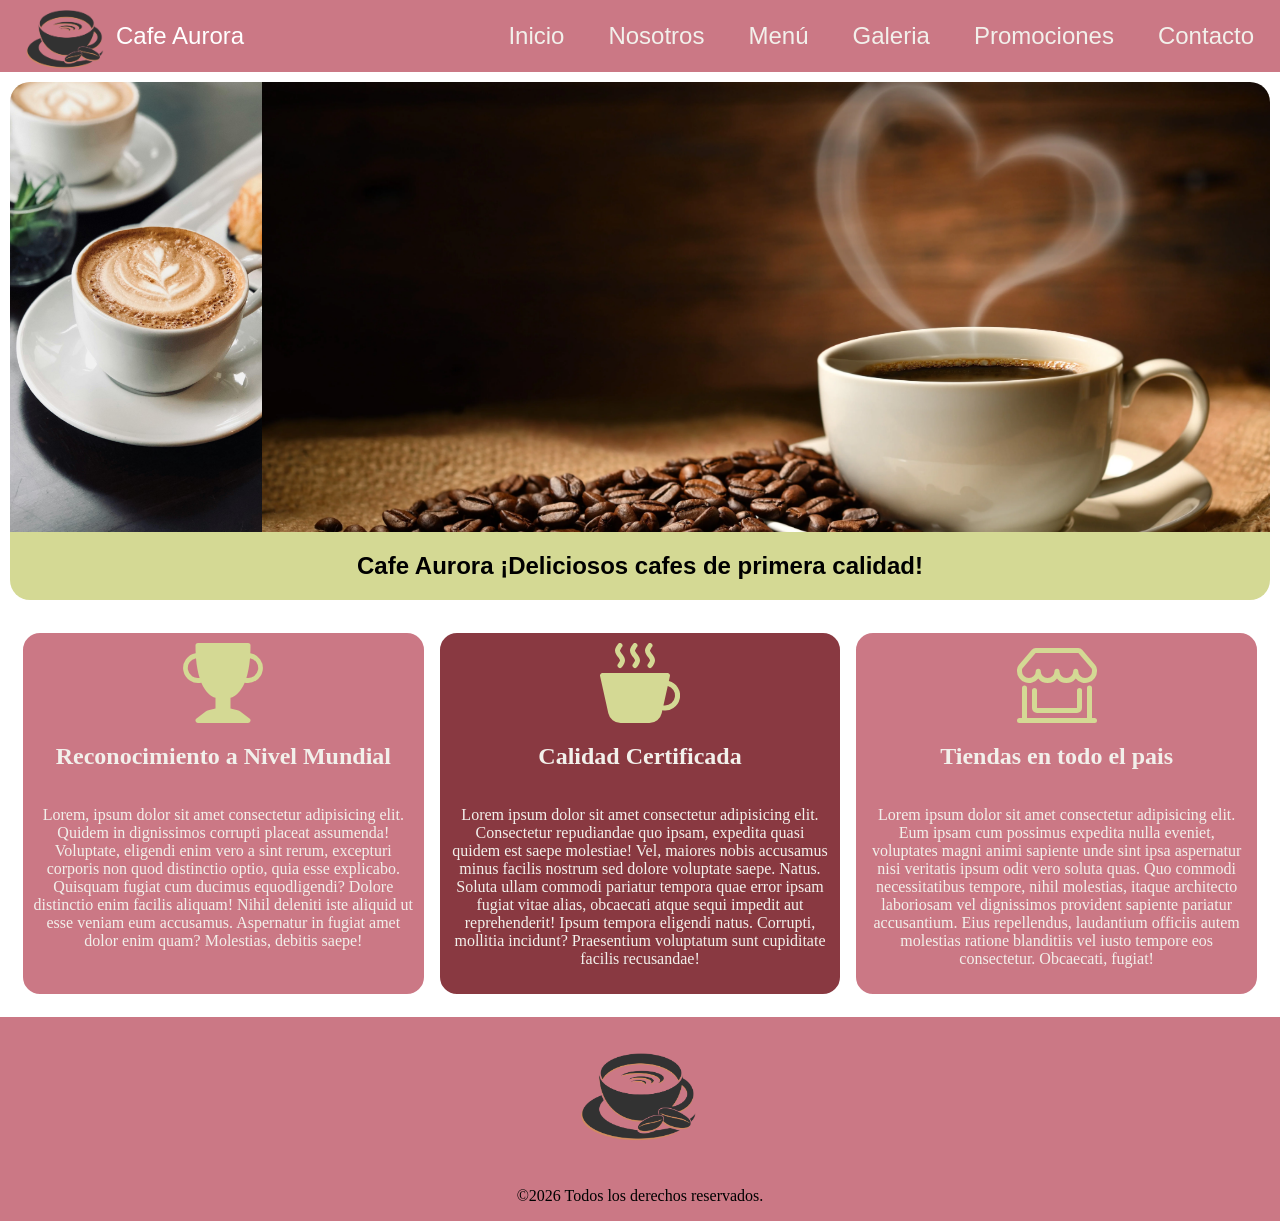
<file: index.html>
<!DOCTYPE html>
<html lang="es">
<head>
    <meta charset="UTF-8">
    <meta name="viewport" content="width=device-width, initial-scale=1.0">
    <title>Aurora Cafe</title>
    <link rel="stylesheet" href="styles/inicio.css">
</head>
<body>
    <header class="headerNav">
            <div class="logo">
                <img src="imagenes/logo-temporal.png" alt="Logo">
                <p>Cafe Aurora</p>
            </div>
            <nav>
                <ul class="botonVinculos">
                    <a href="index.html"> <li>Inicio</li> </a>
                    <a href="nosotros.html"> <li>Nosotros</li> </a> 
                    <a href="menu.html"> <li>Menú</li> </a>
                    <a href="galeria.html"> <li>Galeria</li></a>
                    <a href="promociones.html">Promociones</a>
                    <a href="contacto.html"> <li>Contacto</li> </a>
                    
                </ul>
            </nav>
    </header>

    <main>
        <section class="header-main">
            <img src="imagenes/cafe-taza1.jpg" alt="cafe-taza1" class="box-imagen">
            <img src="imagenes/banner-definitivo.webp" alt="" class="banner-cafe">
            
        </section>

        <section class="title-main">
                <h1>Cafe Aurora ¡Deliciosos cafes de primera calidad!</h1>
        </section>

        <div class="content-main">
            <section class="logros-main">
                <div class="reconocimiento">
                    <svg xmlns="http://www.w3.org/2000/svg" width="80" height="80" fill="#D4D994" class="bi bi-trophy-fill" viewBox="0 0 16 16">
                        <path d="M2.5.5A.5.5 0 0 1 3 0h10a.5.5 0 0 1 .5.5q0 .807-.034 1.536a3 3 0 1 1-1.133 5.89c-.79 1.865-1.878 2.777-2.833 3.011v2.173l1.425.356c.194.048.377.135.537.255L13.3 15.1a.5.5 0 0 1-.3.9H3a.5.5 0 0 1-.3-.9l1.838-1.379c.16-.12.343-.207.537-.255L6.5 13.11v-2.173c-.955-.234-2.043-1.146-2.833-3.012a3 3 0 1 1-1.132-5.89A33 33 0 0 1 2.5.5m.099 2.54a2 2 0 0 0 .72 3.935c-.333-1.05-.588-2.346-.72-3.935m10.083 3.935a2 2 0 0 0 .72-3.935c-.133 1.59-.388 2.885-.72 3.935"/>
                    </svg>
                    <h2>Reconocimiento a Nivel Mundial</h2>
                    <p>
                    Lorem, ipsum dolor sit amet consectetur adipisicing elit. Quidem in dignissimos corrupti placeat assumenda! Voluptate, eligendi enim vero a sint rerum, excepturi corporis non quod distinctio optio, quia esse explicabo.
                    Quisquam fugiat cum  ducimus equodligendi? Dolore distinctio enim facilis aliquam! Nihil deleniti iste aliquid ut esse veniam eum accusamus. Aspernatur in fugiat amet dolor enim quam? Molestias, debitis saepe!
                    </p>
                </div>
                <div class="calidad-cafe">
                    <svg xmlns="http://www.w3.org/2000/svg" width="80" height="80" fill="#D4D994" class="bi bi-cup-hot-fill" viewBox="0 0 16 16">
                        <path fill-rule="evenodd" d="M.5 6a.5.5 0 0 0-.488.608l1.652 7.434A2.5 2.5 0 0 0 4.104 16h5.792a2.5 2.5 0 0 0 2.44-1.958l.131-.59a3 3 0 0 0 1.3-5.854l.221-.99A.5.5 0 0 0 13.5 6zM13 12.5a2 2 0 0 1-.316-.025l.867-3.898A2.001 2.001 0 0 1 13 12.5"/>
                        <path d="m4.4.8-.003.004-.014.019a4 4 0 0 0-.204.31 2 2 0 0 0-.141.267c-.026.06-.034.092-.037.103v.004a.6.6 0 0 0 .091.248c.075.133.178.272.308.445l.01.012c.118.158.26.347.37.543.112.2.22.455.22.745 0 .188-.065.368-.119.494a3 3 0 0 1-.202.388 5 5 0 0 1-.253.382l-.018.025-.005.008-.002.002A.5.5 0 0 1 3.6 4.2l.003-.004.014-.019a4 4 0 0 0 .204-.31 2 2 0 0 0 .141-.267c.026-.06.034-.092.037-.103a.6.6 0 0 0-.09-.252A4 4 0 0 0 3.6 2.8l-.01-.012a5 5 0 0 1-.37-.543A1.53 1.53 0 0 1 3 1.5c0-.188.065-.368.119-.494.059-.138.134-.274.202-.388a6 6 0 0 1 .253-.382l.025-.035A.5.5 0 0 1 4.4.8m3 0-.003.004-.014.019a4 4 0 0 0-.204.31 2 2 0 0 0-.141.267c-.026.06-.034.092-.037.103v.004a.6.6 0 0 0 .091.248c.075.133.178.272.308.445l.01.012c.118.158.26.347.37.543.112.2.22.455.22.745 0 .188-.065.368-.119.494a3 3 0 0 1-.202.388 5 5 0 0 1-.253.382l-.018.025-.005.008-.002.002A.5.5 0 0 1 6.6 4.2l.003-.004.014-.019a4 4 0 0 0 .204-.31 2 2 0 0 0 .141-.267c.026-.06.034-.092.037-.103a.6.6 0 0 0-.09-.252A4 4 0 0 0 6.6 2.8l-.01-.012a5 5 0 0 1-.37-.543A1.53 1.53 0 0 1 6 1.5c0-.188.065-.368.119-.494.059-.138.134-.274.202-.388a6 6 0 0 1 .253-.382l.025-.035A.5.5 0 0 1 7.4.8m3 0-.003.004-.014.019a4 4 0 0 0-.204.31 2 2 0 0 0-.141.267c-.026.06-.034.092-.037.103v.004a.6.6 0 0 0 .091.248c.075.133.178.272.308.445l.01.012c.118.158.26.347.37.543.112.2.22.455.22.745 0 .188-.065.368-.119.494a3 3 0 0 1-.202.388 5 5 0 0 1-.252.382l-.019.025-.005.008-.002.002A.5.5 0 0 1 9.6 4.2l.003-.004.014-.019a4 4 0 0 0 .204-.31 2 2 0 0 0 .141-.267c.026-.06.034-.092.037-.103a.6.6 0 0 0-.09-.252A4 4 0 0 0 9.6 2.8l-.01-.012a5 5 0 0 1-.37-.543A1.53 1.53 0 0 1 9 1.5c0-.188.065-.368.119-.494.059-.138.134-.274.202-.388a6 6 0 0 1 .253-.382l.025-.035A.5.5 0 0 1 10.4.8"/>
                    </svg>
                    <h2>Calidad Certificada</h2>
                    <p>Lorem ipsum dolor sit amet consectetur adipisicing elit. Consectetur repudiandae quo ipsam, expedita quasi quidem est saepe molestiae! Vel, maiores nobis accusamus minus facilis nostrum sed dolore voluptate saepe. Natus.
                    Soluta ullam commodi pariatur tempora quae error ipsam fugiat vitae alias, obcaecati atque sequi impedit aut reprehenderit! Ipsum tempora eligendi natus. Corrupti, mollitia incidunt? Praesentium voluptatum sunt cupiditate facilis recusandae!</p>
                </div>
                <div class="tiendas">
                    <svg xmlns="http://www.w3.org/2000/svg" width="80" height="80" fill="#D4D994" class="bi bi-shop-window" viewBox="0 0 16 16">
                        <path d="M2.97 1.35A1 1 0 0 1 3.73 1h8.54a1 1 0 0 1 .76.35l2.609 3.044A1.5 1.5 0 0 1 16 5.37v.255a2.375 2.375 0 0 1-4.25 1.458A2.37 2.37 0 0 1 9.875 8 2.37 2.37 0 0 1 8 7.083 2.37 2.37 0 0 1 6.125 8a2.37 2.37 0 0 1-1.875-.917A2.375 2.375 0 0 1 0 5.625V5.37a1.5 1.5 0 0 1 .361-.976zm1.78 4.275a1.375 1.375 0 0 0 2.75 0 .5.5 0 0 1 1 0 1.375 1.375 0 0 0 2.75 0 .5.5 0 0 1 1 0 1.375 1.375 0 1 0 2.75 0V5.37a.5.5 0 0 0-.12-.325L12.27 2H3.73L1.12 5.045A.5.5 0 0 0 1 5.37v.255a1.375 1.375 0 0 0 2.75 0 .5.5 0 0 1 1 0M1.5 8.5A.5.5 0 0 1 2 9v6h12V9a.5.5 0 0 1 1 0v6h.5a.5.5 0 0 1 0 1H.5a.5.5 0 0 1 0-1H1V9a.5.5 0 0 1 .5-.5m2 .5a.5.5 0 0 1 .5.5V13h8V9.5a.5.5 0 0 1 1 0V13a1 1 0 0 1-1 1H4a1 1 0 0 1-1-1V9.5a.5.5 0 0 1 .5-.5"/>
                    </svg>
                    <h2>Tiendas en todo el pais</h2>
                    <p>Lorem ipsum dolor sit amet consectetur adipisicing elit. Eum ipsam cum possimus expedita nulla eveniet, voluptates magni animi sapiente unde sint ipsa aspernatur nisi veritatis ipsum odit vero soluta quas.
                    Quo commodi necessitatibus tempore, nihil molestias, itaque architecto laboriosam vel dignissimos provident sapiente pariatur accusantium. Eius repellendus, laudantium officiis autem molestias ratione blanditiis vel iusto tempore eos consectetur. Obcaecati, fugiat!</p>
                </div>
                
            </section>
            
        </div>
        
        

        
    </main>

    <footer class="footerIni">
        <figure class="logo-footer">
            <img src="imagenes/logo-temporal.png" alt="Logo">
        </figure>
        <p>©2026 Todos los derechos reservados.</p>
    </footer>
</body>
</html>
</file>
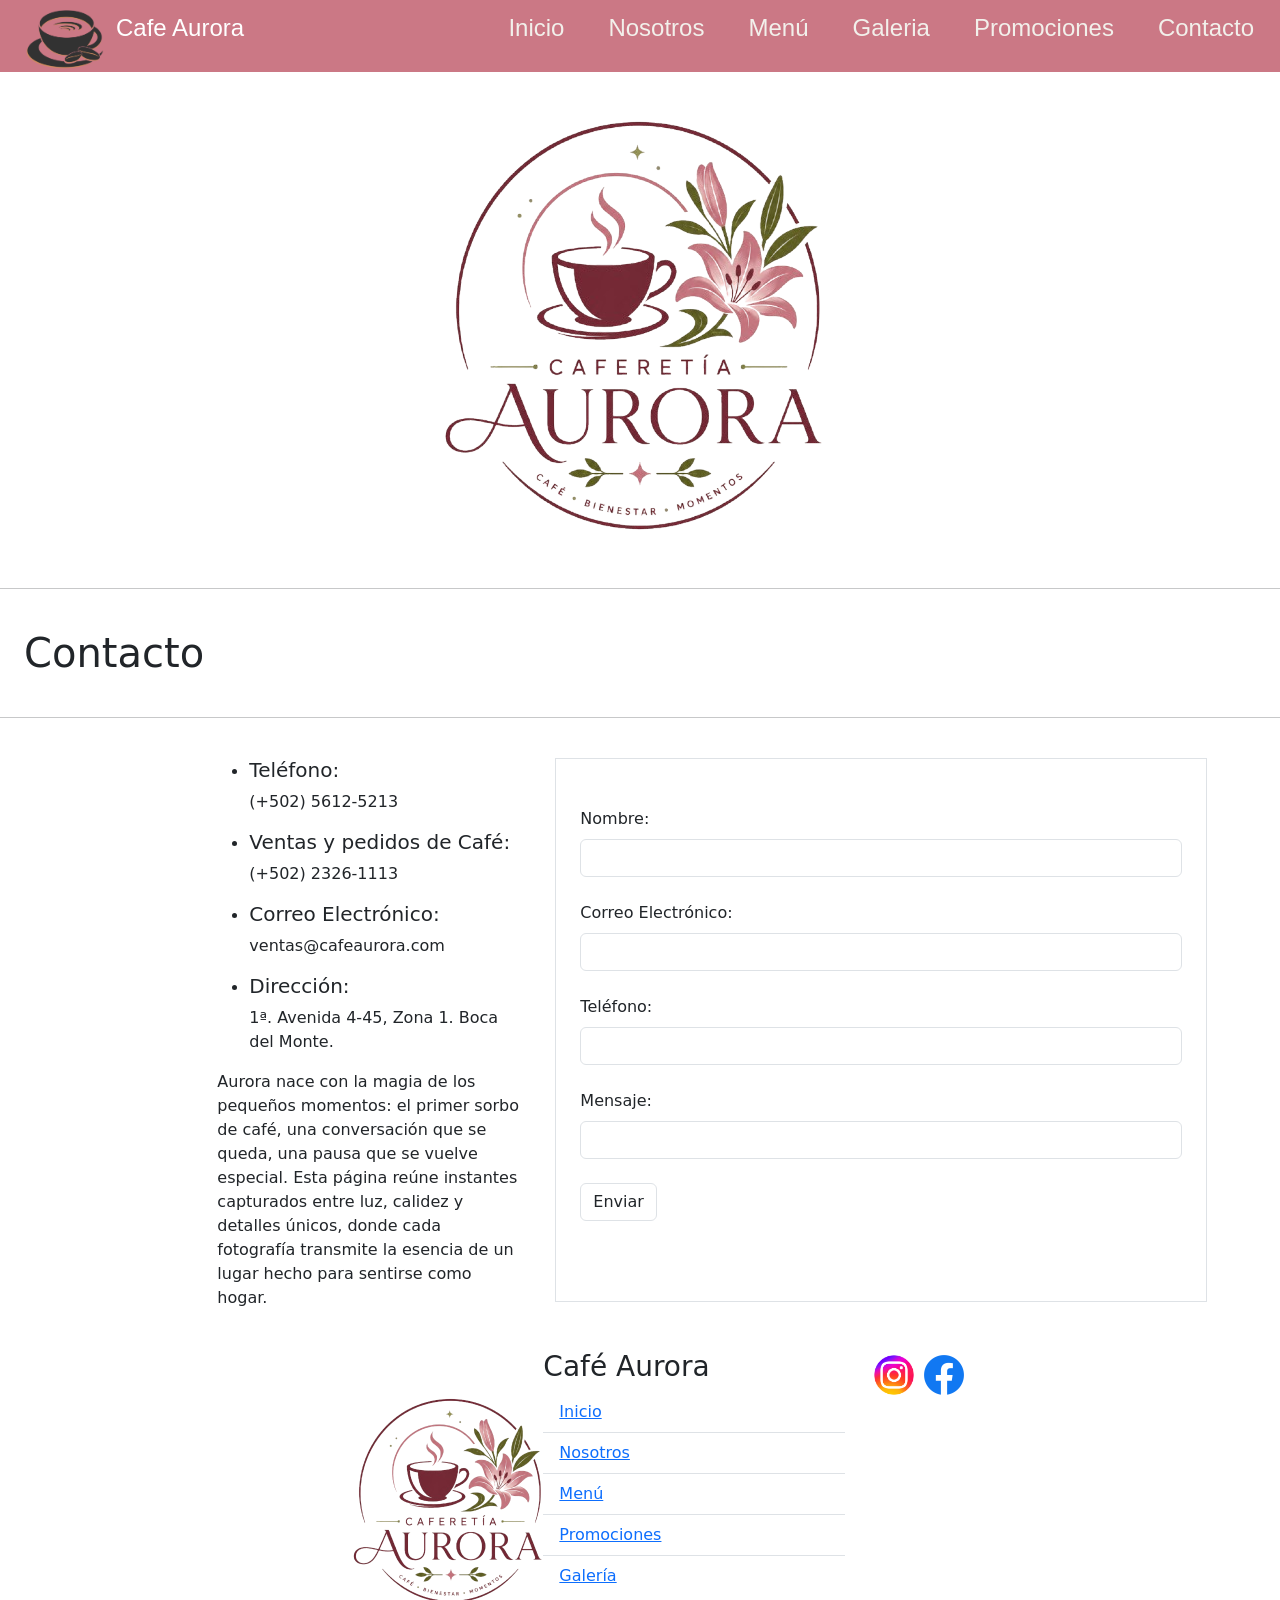
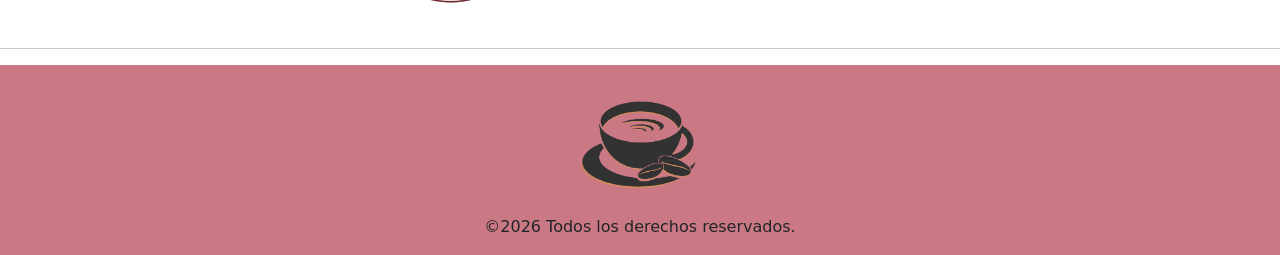
<file: contacto.html>
<!DOCTYPE html>
<html lang="en">
<head>
    <meta charset="UTF-8">
    <meta name="viewport" content="width=device-width, initial-scale=1.0">
    <title>Contacto</title>
    <link rel="stylesheet" href="https://cdn.jsdelivr.net/npm/bootstrap@5.3.8/dist/css/bootstrap.min.css">
    <link rel="stylesheet" href="styles/inicio.css">
</head>
<body>
    <header class="headerNav">
            <div class="logo">
                <img src="imagenes/logo-temporal.png" alt="Logo">
                <p>Cafe Aurora</p>
            </div>
            <nav>
                <ul class="botonVinculos">
                    <a href="index.html"> <li>Inicio</li> </a>
                    <a href="nosotros.html"> <li>Nosotros</li> </a> 
                    <a href="menu.html"> <li>Menú</li> </a>
                    <a href="galeria.html"> <li>Galeria</li></a>
                    <a href="promociones.html">Promociones</a>
                    <a href="contacto.html"> <li>Contacto</li> </a>
                    
                </ul>
            </nav>
    </header>
     <div class="d-flex justify-content-center">
        <img src="imagen/logo.png" class="img-fluid" alt="...">
    </div>
    <hr>
    <h1 class="p-4">Contacto</h1>
    <hr>
    <div class="row">
        <div class="col-2"> </div>
        <div class="col-3 mt-4">
           <ul>
            <li>
                <h5>Teléfono:</h5>
                <p>(+502) 5612-5213</p>
            </li>
            <li>
                <h5>Ventas y pedidos de Café:</h5>
                <p>(+502) 2326-1113</p>
            </li>
            <li>
                <h5>Correo Electrónico:</h5>
                <p>ventas@cafeaurora.com</p>
            </li>
            <li>
                <h5>Dirección:</h5>
                <p>1ª. Avenida 4-45, Zona 1. Boca del Monte.</p>
            </li>
           </ul>
           <p>Aurora nace con la magia de los pequeños momentos: el primer sorbo de café, una conversación que se queda, una pausa que se vuelve especial. Esta página reúne instantes 
            capturados entre luz, calidez y detalles únicos, donde cada fotografía transmite la esencia de un lugar hecho para sentirse como hogar.</p>
        </div>
        <div class="col-6 border m-4 p-4">
            <form>
                <label for="txtNombre" class="form-label mt-4">Nombre:</label>
                <input type="text" name="txtNombre" id="txtNombre" class="form-control mb-4">
                <label for="txtCorreo" class="form-label">Correo Electrónico:</label>
                <input type="email" name="txtCorreo" id="txtCorreo" class="form-control mb-4">
                <label for="telefono" class="form-label">Teléfono:</label>
                <input type="number" name="telefono" id="telefono" class="form-control mb-4">
                <label for="txtMensaje" class="form-label">Mensaje:</label>
                <input type="text" name="txtMensaje" id="txtMensaje" class="form-control mb-4">
                <button type="button"  class="btn bg-secundary border" id="btnEnviar">Enviar</button>

            </form>

        </div>
    </div>
    <br>
    <div class="row mb-4 justify-content-end mt-10">
        <div class="col-2">
            <div class="justify-content-star p-10 mt-4">
                <img src="imagen/logo.png" alt="" width="250px">
            </div>
        </div>
        <div class="col-3">
            <h3>Café Aurora</h3>
            <ul class="list-group list-group-flush">
                <li class="list-group-item"><a href="index.html">Inicio</a></li>
                <li class="list-group-item"><a href="nosotros.html">Nosotros</a></li>
                <li class="list-group-item"><a href="menu.html">Menú</a></li>
                <li class="list-group-item"><a href="promociones.html">Promociones</a></li>
                <li class="list-group-item"><a href="galeria.html">Galería</a></li>
            </ul>
        </div>
        <div class="col-4 justify-content-end">
            <a href="https://www.instagram.com/cafeaurora1887/"><img src="imagen/gi.png" alt="" width="50px"></a>
            <a href="https://www.facebook.com/auroracafeguatemala/"><img src="imagen/fb.png" alt="" width="40px"></a>
        </div>
    </div>
    <hr>
    


    

    <footer class="footerIni">
        <figure class="logo-footer">
            <img src="imagenes/logo-temporal.png" alt="Logo">
        </figure>
        <p>©2026 Todos los derechos reservados.</p>
    </footer>
    <script src="https://cdn.jsdelivr.net/npm/bootstrap@5.3.8/dist/js/bootstrap.bundle.min.js"></script>
</body>
</html>
</file>
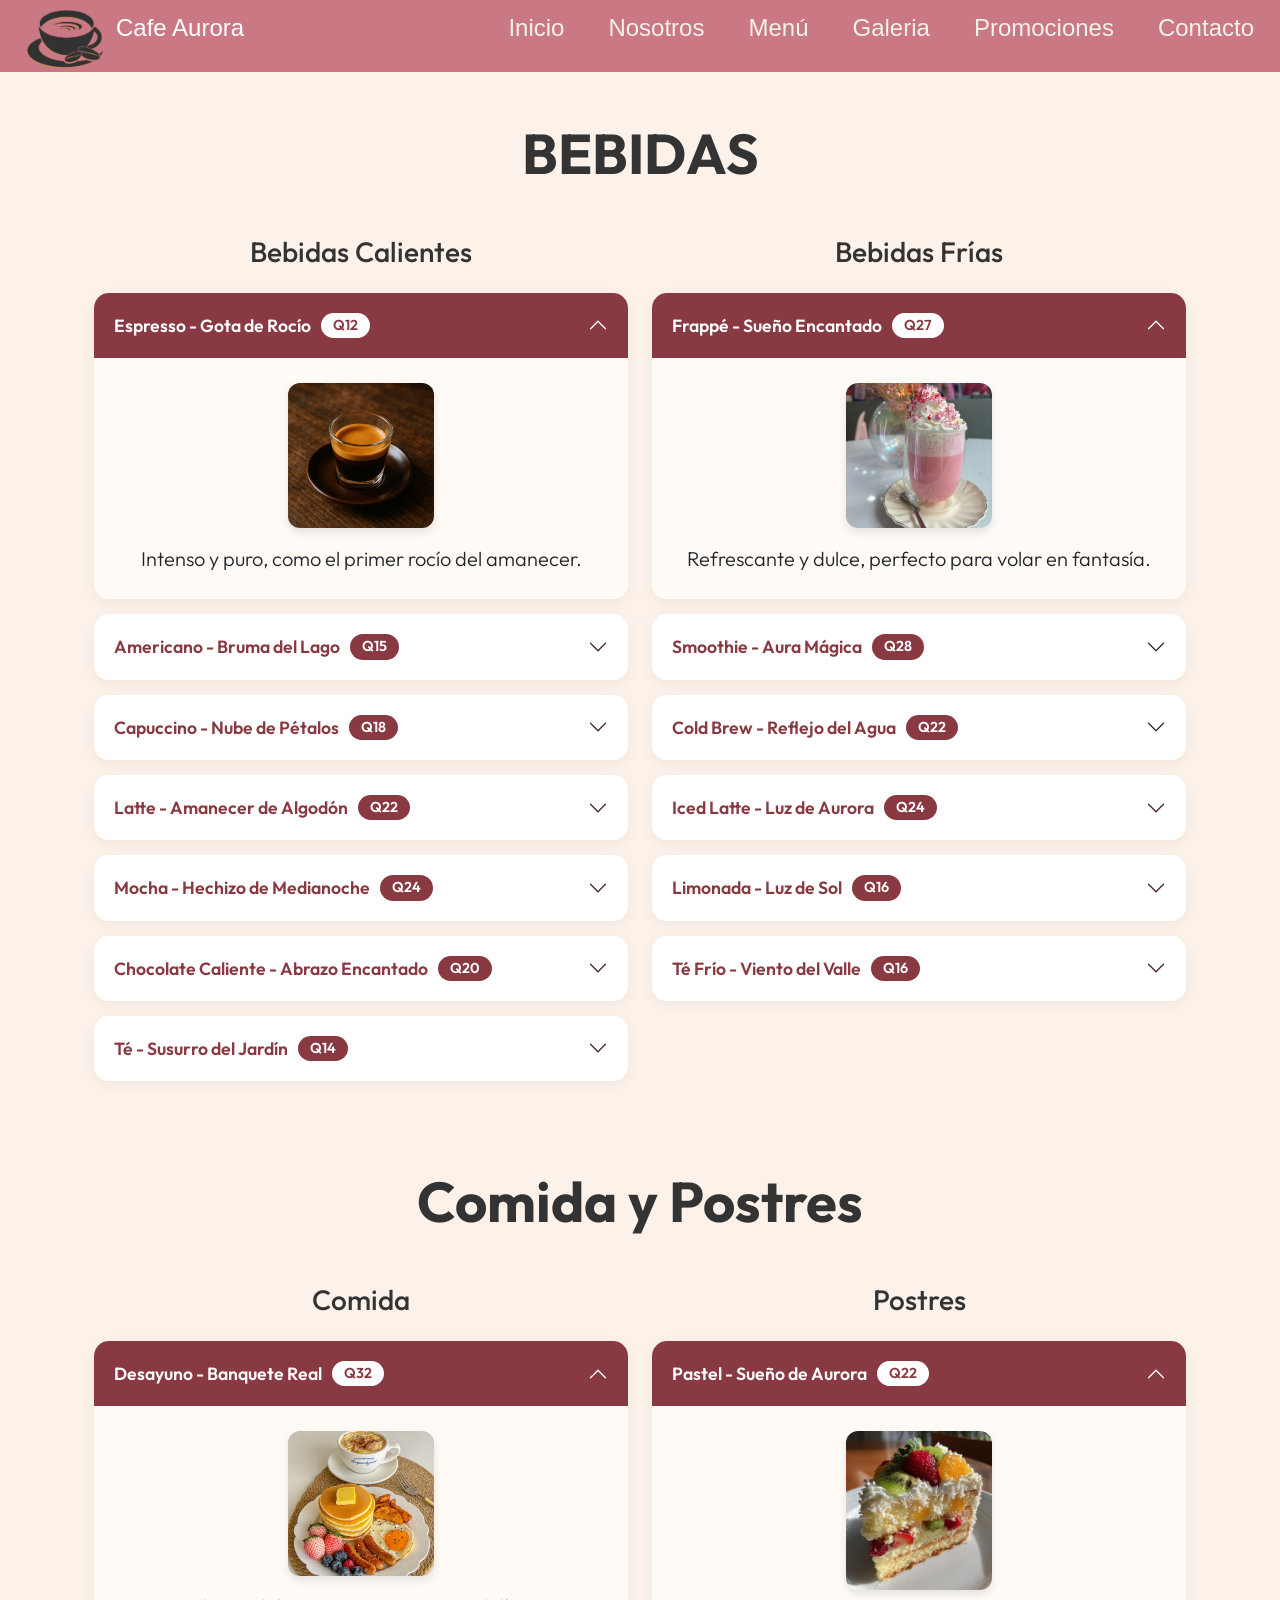
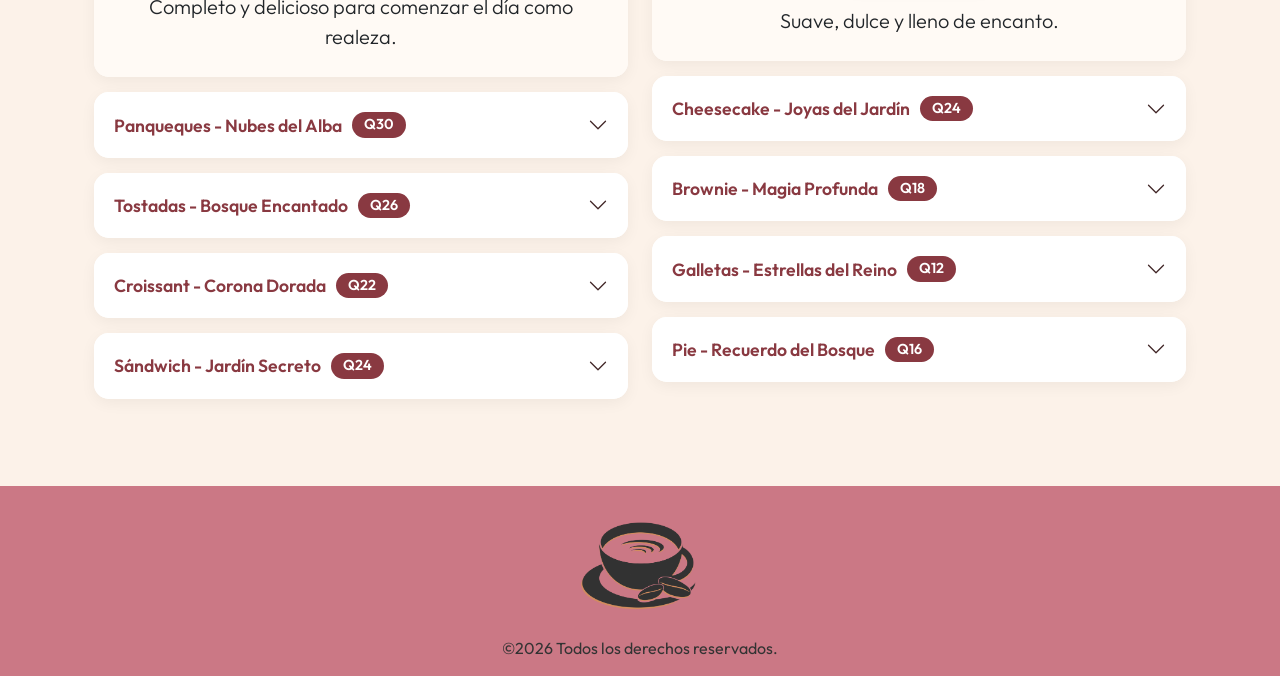
<file: menu.html>
<!DOCTYPE html>
<html lang="es">

<head>
    <meta charset="UTF-8">
    <meta name="viewport" content="width=device-width, initial-scale=1.0">
    <title>Menú - Café Aurora</title>
    <link rel="stylesheet" href="css/bootstrap.min.css">
    <link rel="stylesheet" href="https://cdnjs.cloudflare.com/ajax/libs/font-awesome/6.0.0/css/all.min.css">
    <link rel="stylesheet" href="styles/menu-promociones.css">
    <link rel="stylesheet" href="styles/inicio.css">
</head>

<body>
    <header class="headerNav">
            <div class="logo">
                <img src="imagenes/logo-temporal.png" alt="Logo">
                <p>Cafe Aurora</p>
            </div>
            <nav>
                <ul class="botonVinculos">
                    <a href="index.html"> <li>Inicio</li> </a>
                    <a href="nosotros.html"> <li>Nosotros</li> </a> 
                    <a href="menu.html"> <li>Menú</li> </a>
                    <a href="galeria.html"> <li>Galeria</li></a>
                    <a href="promociones.html">Promociones</a>
                    <a href="contacto.html"> <li>Contacto</li> </a>
                    
                </ul>
            </nav>
    </header>

    <main class="container my-5">
        <div class="text-center">
            <h1 class="display-4 fw-bold mb-4">BEBIDAS</h1>
        </div>
        <div class="container-fluid my-5">
            <div class="row">
                <div class="col-md-6 mb-4">
                    <h3 class="text-center mb-4">Bebidas Calientes</h3>
                    <div class="accordion accordion-flush" id="accordionHot">
                        <div class="accordion-item">
                            <h2 class="accordion-header" id="headingHot1">
                                <button class="accordion-button" type="button" data-bs-toggle="collapse"
                                    data-bs-target="#collapseHot1" aria-expanded="true" aria-controls="collapseHot1">
                                    Espresso - Gota de Rocío <span class="price-tag">Q12</span>
                                </button>
                            </h2>
                            <div id="collapseHot1" class="accordion-collapse collapse show"
                                aria-labelledby="headingHot1" data-bs-parent="#accordionHot">
                                <div class="accordion-body">
                                    <div class="row justify-content-center">
                                        <div class="col-6 col-md-4 text-center">
                                            <img src="imagenes/espresso.jpg" class="img-fluid menu-item-img mb-3"
                                                alt="Espresso">
                                        </div>
                                        <div class="col-12 text-center justify-text">
                                            <p class="lead mb-0">Intenso y puro, como el primer rocío del amanecer.</p>
                                        </div>
                                    </div>
                                </div>
                            </div>
                        </div>
                        <div class="accordion-item">
                            <h2 class="accordion-header" id="headingHot2">
                                <button class="accordion-button collapsed" type="button" data-bs-toggle="collapse"
                                    data-bs-target="#collapseHot2" aria-expanded="false" aria-controls="collapseHot2">
                                    Americano - Bruma del Lago <span class="price-tag">Q15</span>
                                </button>
                            </h2>
                            <div id="collapseHot2" class="accordion-collapse collapse" aria-labelledby="headingHot2"
                                data-bs-parent="#accordionHot">
                                <div class="accordion-body">
                                    <div class="row justify-content-center">
                                        <div class="col-6 col-md-4 text-center">
                                            <img src="imagenes/americano.jpg" class="img-fluid menu-item-img mb-3"
                                                alt="Americano">
                                        </div>
                                        <div class="col-12 text-center justify-text">
                                            <p class="lead mb-0">Ligero y tranquilo, como agua en calma.</p>
                                        </div>
                                    </div>
                                </div>
                            </div>
                        </div>
                        <div class="accordion-item">
                            <h2 class="accordion-header" id="headingHot3">
                                <button class="accordion-button collapsed" type="button" data-bs-toggle="collapse"
                                    data-bs-target="#collapseHot3" aria-expanded="false" aria-controls="collapseHot3">
                                    Capuccino - Nube de Pétalos <span class="price-tag">Q18</span>
                                </button>
                            </h2>
                            <div id="collapseHot3" class="accordion-collapse collapse" aria-labelledby="headingHot3"
                                data-bs-parent="#accordionHot">
                                <div class="accordion-body">
                                    <div class="row justify-content-center">
                                        <div class="col-6 col-md-4 text-center">
                                            <img src="imagenes/capuccino.jpg" class="img-fluid menu-item-img mb-3"
                                                alt="Capuccino">
                                        </div>
                                        <div class="col-12 text-center justify-text">
                                            <p class="lead mb-0">Cremoso y delicado, con espuma suave como flores.</p>
                                        </div>
                                    </div>
                                </div>
                            </div>
                        </div>
                        <div class="accordion-item">
                            <h2 class="accordion-header" id="headingHot4">
                                <button class="accordion-button collapsed" type="button" data-bs-toggle="collapse"
                                    data-bs-target="#collapseHot4" aria-expanded="false" aria-controls="collapseHot4">
                                    Latte - Amanecer de Algodón <span class="price-tag">Q22</span>
                                </button>
                            </h2>
                            <div id="collapseHot4" class="accordion-collapse collapse" aria-labelledby="headingHot4"
                                data-bs-parent="#accordionHot">
                                <div class="accordion-body">
                                    <div class="row justify-content-center">
                                        <div class="col-6 col-md-4 text-center">
                                            <img src="imagenes/latte.jpg" class="img-fluid menu-item-img mb-3"
                                                alt="Latte">
                                        </div>
                                        <div class="col-12 text-center justify-text">
                                            <p class="lead mb-0">Suave y acogedor, como nubes al despertar.</p>
                                        </div>
                                    </div>
                                </div>
                            </div>
                        </div>
                        <div class="accordion-item">
                            <h2 class="accordion-header" id="headingHot5">
                                <button class="accordion-button collapsed" type="button" data-bs-toggle="collapse"
                                    data-bs-target="#collapseHot5" aria-expanded="false" aria-controls="collapseHot5">
                                    Mocha - Hechizo de Medianoche <span class="price-tag">Q24</span>
                                </button>
                            </h2>
                            <div id="collapseHot5" class="accordion-collapse collapse" aria-labelledby="headingHot5"
                                data-bs-parent="#accordionHot">
                                <div class="accordion-body">
                                    <div class="row justify-content-center">
                                        <div class="col-6 col-md-4 text-center">
                                            <img src="imagenes/mocha.jpg" class="img-fluid menu-item-img mb-3"
                                                alt="Mocha">
                                        </div>
                                        <div class="col-12 text-center justify-text">
                                            <p class="lead mb-0">Café y chocolate con un toque mágico profundo.</p>
                                        </div>
                                    </div>
                                </div>
                            </div>
                        </div>
                        <div class="accordion-item">
                            <h2 class="accordion-header" id="headingHot6">
                                <button class="accordion-button collapsed" type="button" data-bs-toggle="collapse"
                                    data-bs-target="#collapseHot6" aria-expanded="false" aria-controls="collapseHot6">
                                    Chocolate Caliente - Abrazo Encantado <span class="price-tag">Q20</span>
                                </button>
                            </h2>
                            <div id="collapseHot6" class="accordion-collapse collapse" aria-labelledby="headingHot6"
                                data-bs-parent="#accordionHot">
                                <div class="accordion-body">
                                    <div class="row justify-content-center">
                                        <div class="col-6 col-md-4 text-center">
                                            <img src="imagenes/chocolate.jpg" class="img-fluid menu-item-img mb-3"
                                                alt="Chocolate">
                                        </div>
                                        <div class="col-12 text-center justify-text">
                                            <p class="lead mb-0">Cálido, dulce y reconfortante como un cuento de hadas.
                                            </p>
                                        </div>
                                    </div>
                                </div>
                            </div>
                        </div>
                        <div class="accordion-item">
                            <h2 class="accordion-header" id="headingHot7">
                                <button class="accordion-button collapsed" type="button" data-bs-toggle="collapse"
                                    data-bs-target="#collapseHot7" aria-expanded="false" aria-controls="collapseHot7">
                                    Té - Susurro del Jardín <span class="price-tag">Q14</span>
                                </button>
                            </h2>
                            <div id="collapseHot7" class="accordion-collapse collapse" aria-labelledby="headingHot7"
                                data-bs-parent="#accordionHot">
                                <div class="accordion-body">
                                    <div class="row justify-content-center">
                                        <div class="col-6 col-md-4 text-center">
                                            <img src="imagenes/te.jpg" class="img-fluid menu-item-img mb-3" alt="Té">
                                        </div>
                                        <div class="col-12 text-center justify-text">
                                            <p class="lead mb-0">Infusión aromática con esencia natural y relajante.</p>
                                        </div>
                                    </div>
                                </div>
                            </div>
                        </div>
                    </div>
                </div>
                <div class="col-md-6 mb-4">
                    <h3 class="text-center mb-4">Bebidas Frías</h3>
                    <div class="accordion accordion-flush" id="accordionCold">
                        <div class="accordion-item">
                            <h2 class="accordion-header" id="headingCold1">
                                <button class="accordion-button" type="button" data-bs-toggle="collapse"
                                    data-bs-target="#collapseCold1" aria-expanded="true" aria-controls="collapseCold1">
                                    Frappé - Sueño Encantado <span class="price-tag">Q27</span>
                                </button>
                            </h2>
                            <div id="collapseCold1" class="accordion-collapse collapse show"
                                aria-labelledby="headingCold1" data-bs-parent="#accordionCold">
                                <div class="accordion-body">
                                    <div class="row justify-content-center">
                                        <div class="col-6 col-md-4 text-center">
                                            <img src="imagenes/frappe.jpg" class="img-fluid menu-item-img mb-3"
                                                alt="Frappe">
                                        </div>
                                        <div class="col-12 text-center justify-text">
                                            <p class="lead mb-0">Refrescante y dulce, perfecto para volar en fantasía.
                                            </p>
                                        </div>
                                    </div>
                                </div>
                            </div>
                        </div>
                        <div class="accordion-item">
                            <h2 class="accordion-header" id="headingCold2">
                                <button class="accordion-button collapsed" type="button" data-bs-toggle="collapse"
                                    data-bs-target="#collapseCold2" aria-expanded="false" aria-controls="collapseCold2">
                                    Smoothie - Aura Mágica <span class="price-tag">Q28</span>
                                </button>
                            </h2>
                            <div id="collapseCold2" class="accordion-collapse collapse" aria-labelledby="headingCold2"
                                data-bs-parent="#accordionCold">
                                <div class="accordion-body">
                                    <div class="row justify-content-center">
                                        <div class="col-6 col-md-4 text-center">
                                            <img src="imagenes/smoothie.jpg" class="img-fluid menu-item-img mb-3"
                                                alt="Smoothie">
                                        </div>
                                        <div class="col-12 text-center justify-text">
                                            <p class="lead mb-0">Frutas vibrantes llenas de energía mágica.</p>
                                        </div>
                                    </div>
                                </div>
                            </div>
                        </div>
                        <div class="accordion-item">
                            <h2 class="accordion-header" id="headingCold3">
                                <button class="accordion-button collapsed" type="button" data-bs-toggle="collapse"
                                    data-bs-target="#collapseCold3" aria-expanded="false" aria-controls="collapseCold3">
                                    Cold Brew - Reflejo del Agua <span class="price-tag">Q22</span>
                                </button>
                            </h2>
                            <div id="collapseCold3" class="accordion-collapse collapse" aria-labelledby="headingCold3"
                                data-bs-parent="#accordionCold">
                                <div class="accordion-body">
                                    <div class="row justify-content-center">
                                        <div class="col-6 col-md-4 text-center">
                                            <img src="imagenes/coldbrew.jpg" class="img-fluid menu-item-img mb-3"
                                                alt="Cold Brew">
                                        </div>
                                        <div class="col-12 text-center justify-text">
                                            <p class="lead mb-0">Suave y profundo como un lago.</p>
                                        </div>
                                    </div>
                                </div>
                            </div>
                        </div>
                        <div class="accordion-item">
                            <h2 class="accordion-header" id="headingCold4">
                                <button class="accordion-button collapsed" type="button" data-bs-toggle="collapse"
                                    data-bs-target="#collapseCold4" aria-expanded="false" aria-controls="collapseCold4">
                                    Iced Latte - Luz de Aurora <span class="price-tag">Q24</span>
                                </button>
                            </h2>
                            <div id="collapseCold4" class="accordion-collapse collapse" aria-labelledby="headingCold4"
                                data-bs-parent="#accordionCold">
                                <div class="accordion-body">
                                    <div class="row justify-content-center">
                                        <div class="col-6 col-md-4 text-center">
                                            <img src="imagenes/icedlatte.jpg" class="img-fluid menu-item-img mb-3"
                                                alt="Iced Latte">
                                        </div>
                                        <div class="col-12 text-center justify-text">
                                            <p class="lead mb-0">Refrescante y delicado con un toque dulce.</p>
                                        </div>
                                    </div>
                                </div>
                            </div>
                        </div>
                        <div class="accordion-item">
                            <h2 class="accordion-header" id="headingCold5">
                                <button class="accordion-button collapsed" type="button" data-bs-toggle="collapse"
                                    data-bs-target="#collapseCold5" aria-expanded="false" aria-controls="collapseCold5">
                                    Limonada - Luz de Sol <span class="price-tag">Q16</span>
                                </button>
                            </h2>
                            <div id="collapseCold5" class="accordion-collapse collapse" aria-labelledby="headingCold5"
                                data-bs-parent="#accordionCold">
                                <div class="accordion-body">
                                    <div class="row justify-content-center">
                                        <div class="col-6 col-md-4 text-center">
                                            <img src="imagenes/limonada.jpg" class="img-fluid menu-item-img mb-3"
                                                alt="Limonada">
                                        </div>
                                        <div class="col-12 text-center justify-text">
                                            <p class="lead mb-0">Refrescante y brillante.</p>
                                        </div>
                                    </div>
                                </div>
                            </div>
                        </div>
                        <div class="accordion-item">
                            <h2 class="accordion-header" id="headingCold6">
                                <button class="accordion-button collapsed" type="button" data-bs-toggle="collapse"
                                    data-bs-target="#collapseCold6" aria-expanded="false" aria-controls="collapseCold6">
                                    Té Frío - Viento del Valle <span class="price-tag">Q16</span>
                                </button>
                            </h2>
                            <div id="collapseCold6" class="accordion-collapse collapse" aria-labelledby="headingCold6"
                                data-bs-parent="#accordionCold">
                                <div class="accordion-body">
                                    <div class="row justify-content-center">
                                        <div class="col-6 col-md-4 text-center">
                                            <img src="imagenes/tefrio.jpg" class="img-fluid menu-item-img mb-3"
                                                alt="Té Frío">
                                        </div>
                                        <div class="col-12 text-center justify-text">
                                            <p class="lead mb-0">Ligero y refrescante como una brisa suave.</p>
                                        </div>
                                    </div>
                                </div>
                            </div>
                        </div>
                    </div>
                </div>
            </div>
        </div>


        <div class="text-center">
            <h1 class="display-4 fw-bold mb-4">Comida y Postres</h1>
        </div>
        <div class="container-fluid my-5">
            <div class="row">
                <div class="col-md-6 mb-4">
                    <h3 class="text-center mb-4">Comida</h3>
                    <div class="accordion accordion-flush" id="accordionHot">
                        <div class="accordion-item">
                            <h2 class="accordion-header" id="headingHot1">
                                <button class="accordion-button" type="button" data-bs-toggle="collapse"
                                    data-bs-target="#collapseHot1" aria-expanded="true" aria-controls="collapseHot1">
                                    Desayuno - Banquete Real <span class="price-tag">Q32</span>
                                </button>
                            </h2>
                            <div id="collapseHot1" class="accordion-collapse collapse show"
                                aria-labelledby="headingHot1" data-bs-parent="#accordionHot">
                                <div class="accordion-body">
                                    <div class="row justify-content-center">
                                        <div class="col-6 col-md-4 text-center">
                                            <img src="imagenes/banquetereal.jpg" class="img-fluid menu-item-img mb-3"
                                                alt="Banquete Real">
                                        </div>
                                        <div class="col-12 text-center justify-text">
                                            <p class="lead mb-0">
                                                Completo y delicioso para comenzar el día como realeza.
                                            </p>
                                        </div>
                                    </div>
                                </div>
                            </div>
                        </div>
                        <div class="accordion-item">
                            <h2 class="accordion-header" id="headingHot2">
                                <button class="accordion-button collapsed" type="button" data-bs-toggle="collapse"
                                    data-bs-target="#collapseHot2" aria-expanded="false" aria-controls="collapseHot2">
                                    Panqueques - Nubes del Alba <span class="price-tag">Q30</span>
                                </button>
                            </h2>
                            <div id="collapseHot2" class="accordion-collapse collapse" aria-labelledby="headingHot2"
                                data-bs-parent="#accordionHot">
                                <div class="accordion-body">
                                    <div class="row justify-content-center">
                                        <div class="col-6 col-md-4 text-center">
                                            <img src="imagenes/panqueques.jpg" class="img-fluid menu-item-img mb-3"
                                                alt="Panqueques">
                                        </div>
                                        <div class="col-12 text-center justify-text">
                                            <p class="lead mb-0">Esponjosos y dulces, como nubes doradas.</p>
                                        </div>
                                    </div>
                                </div>
                            </div>
                        </div>
                        <div class="accordion-item">
                            <h2 class="accordion-header" id="headingHot3">
                                <button class="accordion-button collapsed" type="button" data-bs-toggle="collapse"
                                    data-bs-target="#collapseHot3" aria-expanded="false" aria-controls="collapseHot3">
                                    Tostadas - Bosque Encantado <span class="price-tag">Q26</span>
                                </button>
                            </h2>
                            <div id="collapseHot3" class="accordion-collapse collapse" aria-labelledby="headingHot3"
                                data-bs-parent="#accordionHot">
                                <div class="accordion-body">
                                    <div class="row justify-content-center">
                                        <div class="col-6 col-md-4 text-center">
                                            <img src="imagenes/tostadas.jpg" class="img-fluid menu-item-img mb-3"
                                                alt="Tostadas">
                                        </div>
                                        <div class="col-12 text-center justify-text">
                                            <p class="lead mb-0">Aguacate fresco con un toque natural y mágico.</p>
                                        </div>
                                    </div>
                                </div>
                            </div>
                        </div>
                        <div class="accordion-item">
                            <h2 class="accordion-header" id="headingHot4">
                                <button class="accordion-button collapsed" type="button" data-bs-toggle="collapse"
                                    data-bs-target="#collapseHot4" aria-expanded="false" aria-controls="collapseHot4">
                                    Croissant - Corona Dorada <span class="price-tag">Q22</span>
                                </button>
                            </h2>
                            <div id="collapseHot4" class="accordion-collapse collapse" aria-labelledby="headingHot4"
                                data-bs-parent="#accordionHot">
                                <div class="accordion-body">
                                    <div class="row justify-content-center">
                                        <div class="col-6 col-md-4 text-center">
                                            <img src="imagenes/croissant.jpg" class="img-fluid menu-item-img mb-3"
                                                alt="Croissant">
                                        </div>
                                        <div class="col-12 text-center justify-text">
                                            <p class="lead mb-0">Crujiente y delicado, recién horneado.</p>
                                        </div>
                                    </div>
                                </div>
                            </div>
                        </div>
                        <div class="accordion-item">
                            <h2 class="accordion-header" id="headingHot5">
                                <button class="accordion-button collapsed" type="button" data-bs-toggle="collapse"
                                    data-bs-target="#collapseHot5" aria-expanded="false" aria-controls="collapseHot5">
                                    Sándwich - Jardín Secreto <span class="price-tag">Q24</span>
                                </button>
                            </h2>
                            <div id="collapseHot5" class="accordion-collapse collapse" aria-labelledby="headingHot5"
                                data-bs-parent="#accordionHot">
                                <div class="accordion-body">
                                    <div class="row justify-content-center">
                                        <div class="col-6 col-md-4 text-center">
                                            <img src="imagenes/sandwich.jpg" class="img-fluid menu-item-img mb-3"
                                                alt="Sandwich">
                                        </div>
                                        <div class="col-12 text-center justify-text">
                                            <p class="lead mb-0">Vegetales frescos llenos de color y vida.</p>
                                        </div>
                                    </div>
                                </div>
                            </div>
                        </div>
                    </div>
                </div>
                <div class="col-md-6 mb-4">
                    <h3 class="text-center mb-4">Postres</h3>
                    <div class="accordion accordion-flush" id="accordionCold">
                        <div class="accordion-item">
                            <h2 class="accordion-header" id="headingCold1">
                                <button class="accordion-button" type="button" data-bs-toggle="collapse"
                                    data-bs-target="#collapseCold1" aria-expanded="true" aria-controls="collapseCold1">
                                    Pastel - Sueño de Aurora <span class="price-tag">Q22</span>
                                </button>
                            </h2>
                            <div id="collapseCold1" class="accordion-collapse collapse show"
                                aria-labelledby="headingCold1" data-bs-parent="#accordionCold">
                                <div class="accordion-body">
                                    <div class="row justify-content-center">
                                        <div class="col-6 col-md-4 text-center">
                                            <img src="imagenes/pastel.jpg" class="img-fluid menu-item-img mb-3"
                                                alt="Pastel">
                                        </div>
                                        <div class="col-12 text-center justify-text">
                                            <p class="lead mb-0">
                                                Suave, dulce y lleno de encanto.
                                            </p>
                                        </div>
                                    </div>
                                </div>
                            </div>
                        </div>
                        <div class="accordion-item">
                            <h2 class="accordion-header" id="headingCold2">
                                <button class="accordion-button collapsed" type="button" data-bs-toggle="collapse"
                                    data-bs-target="#collapseCold2" aria-expanded="false" aria-controls="collapseCold2">
                                    Cheesecake - Joyas del Jardín <span class="price-tag">Q24</span>
                                </button>
                            </h2>
                            <div id="collapseCold2" class="accordion-collapse collapse" aria-labelledby="headingCold2"
                                data-bs-parent="#accordionCold">
                                <div class="accordion-body">
                                    <div class="row justify-content-center">
                                        <div class="col-6 col-md-4 text-center">
                                            <img src="imagenes/cheesecake.jpg" class="img-fluid menu-item-img mb-3"
                                                alt="Cheesecake">
                                        </div>
                                        <div class="col-12 text-center justify-text">
                                            <p class="lead mb-0">
                                                Una suave caricia cremosa con un toque dulce y delicado.
                                            </p>
                                        </div>
                                    </div>
                                </div>
                            </div>
                        </div>
                        <div class="accordion-item">
                            <h2 class="accordion-header" id="headingCold3">
                                <button class="accordion-button collapsed" type="button" data-bs-toggle="collapse"
                                    data-bs-target="#collapseCold3" aria-expanded="false" aria-controls="collapseCold3">
                                    Brownie - Magia Profunda <span class="price-tag">Q18</span>
                                </button>
                            </h2>
                            <div id="collapseCold3" class="accordion-collapse collapse" aria-labelledby="headingCold3"
                                data-bs-parent="#accordionCold">
                                <div class="accordion-body">
                                    <div class="row justify-content-center">
                                        <div class="col-6 col-md-4 text-center">
                                            <img src="imagenes/brownie.jpg" class="img-fluid menu-item-img mb-3"
                                                alt="Brownie">
                                        </div>
                                        <div class="col-12 text-center justify-text">
                                            <p class="lead mb-0">Intenso chocolate que envuelve los sentidos.</p>
                                        </div>
                                    </div>
                                </div>
                            </div>
                        </div>
                        <div class="accordion-item">
                            <h2 class="accordion-header" id="headingCold4">
                                <button class="accordion-button collapsed" type="button" data-bs-toggle="collapse"
                                    data-bs-target="#collapseCold4" aria-expanded="false" aria-controls="collapseCold4">
                                    Galletas - Estrellas del Reino <span class="price-tag">Q12</span>
                                </button>
                            </h2>
                            <div id="collapseCold4" class="accordion-collapse collapse" aria-labelledby="headingCold4"
                                data-bs-parent="#accordionCold">
                                <div class="accordion-body">
                                    <div class="row justify-content-center">
                                        <div class="col-6 col-md-4 text-center">
                                            <img src="imagenes/galletas.jpg" class="img-fluid menu-item-img mb-3"
                                                alt="Galletas">
                                        </div>
                                        <div class="col-12 text-center justify-text">
                                            <p class="lead mb-0">Pequeñas, dulces y encantadoras.</p>
                                        </div>
                                    </div>
                                </div>
                            </div>
                        </div>
                        <div class="accordion-item">
                            <h2 class="accordion-header" id="headingCold5">
                                <button class="accordion-button collapsed" type="button" data-bs-toggle="collapse"
                                    data-bs-target="#collapseCold5" aria-expanded="false" aria-controls="collapseCold5">
                                    Pie - Recuerdo del Bosque <span class="price-tag">Q16</span>
                                </button>
                            </h2>
                            <div id="collapseCold5" class="accordion-collapse collapse" aria-labelledby="headingCold5"
                                data-bs-parent="#accordionCold">
                                <div class="accordion-body">
                                    <div class="row justify-content-center">
                                        <div class="col-6 col-md-4 text-center">
                                            <img src="imagenes/pie.jpg" class="img-fluid menu-item-img mb-3" alt="Pie">
                                        </div>
                                        <div class="col-12 text-center justify-text">
                                            <p class="lead mb-0">Clásico y cálido, con sabor a hogar.</p>
                                        </div>
                                    </div>
                                </div>
                            </div>
                        </div>
                    </div>
                </div>
            </div>
        </div>
    </main>
    <footer class="footerIni">
        <figure class="logo-footer">
            <img src="imagenes/logo-temporal.png" alt="Logo">
        </figure>
        <p>©2026 Todos los derechos reservados.</p>
    </footer>
    <script src="js/bootstrap.bundle.min.js"></script>
    <script src="js/jquery-4.0.0.min.js"></script>
</body>

</html>
</file>
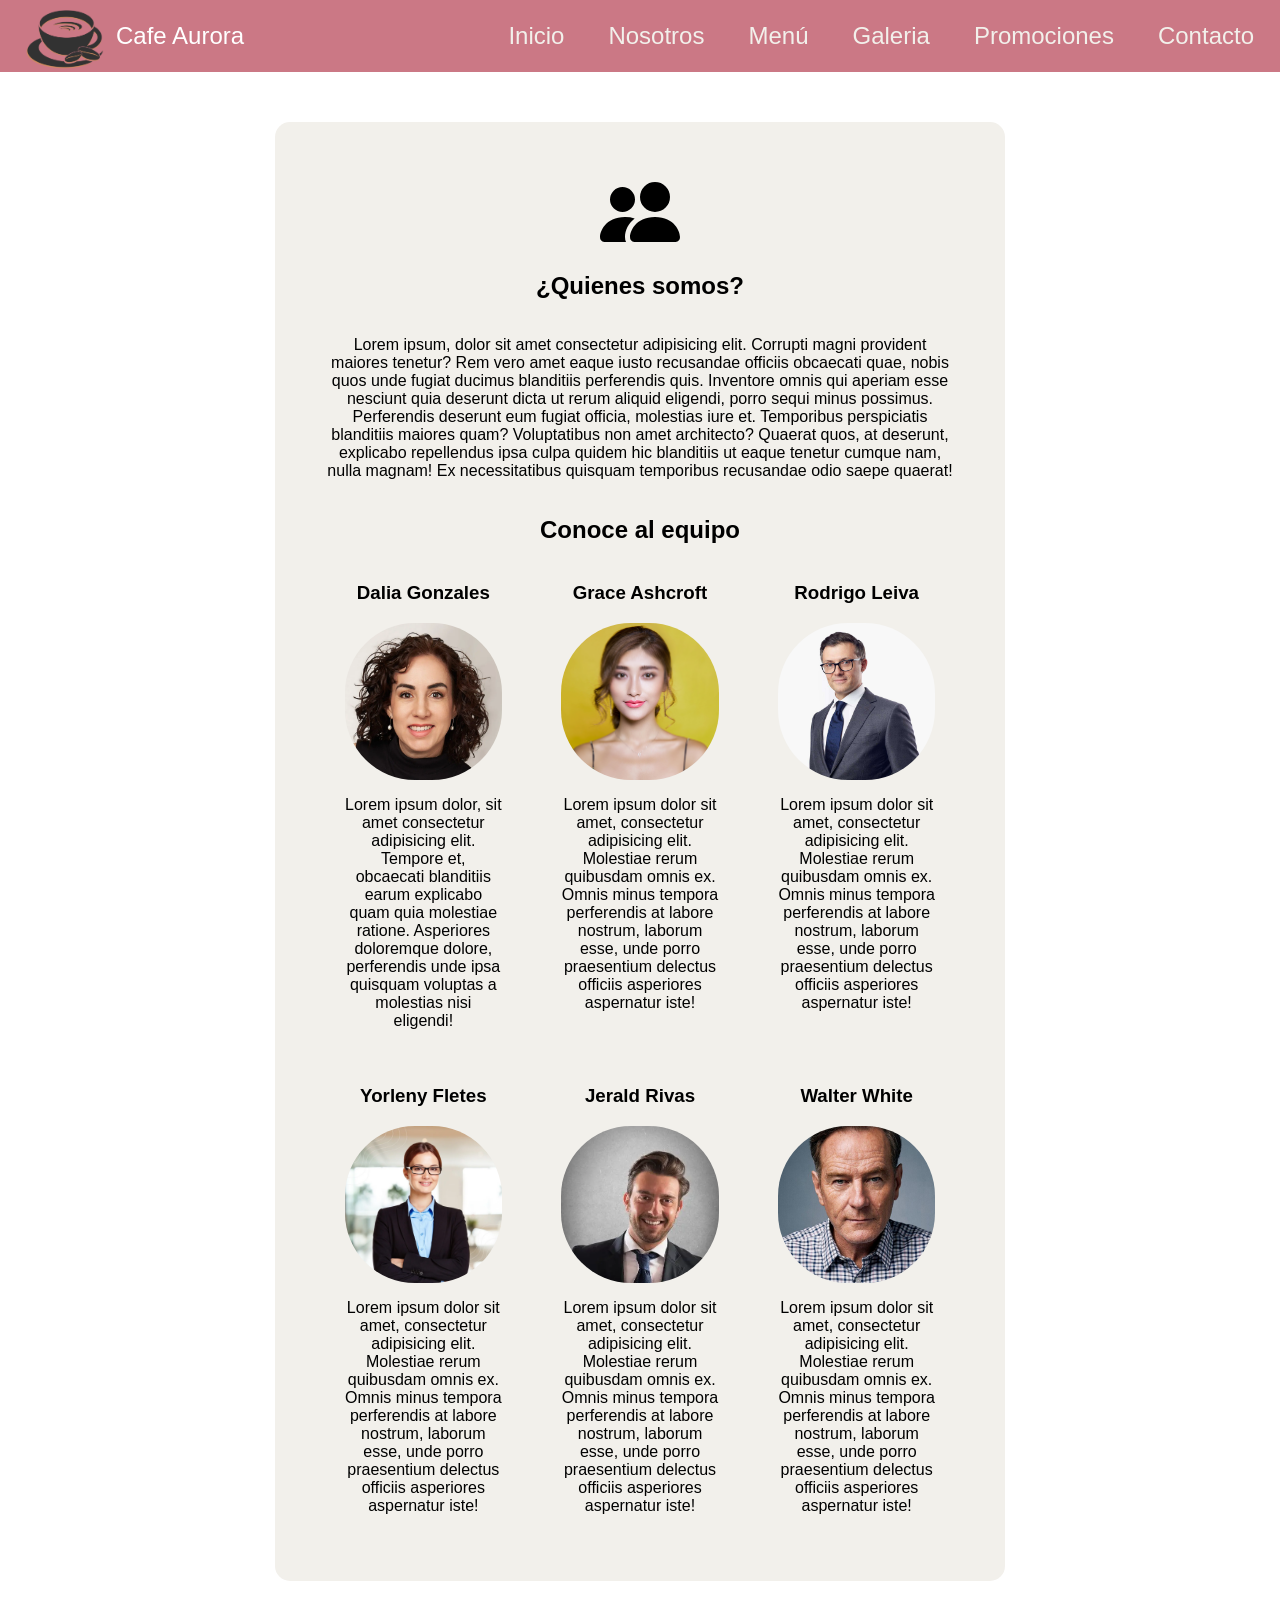
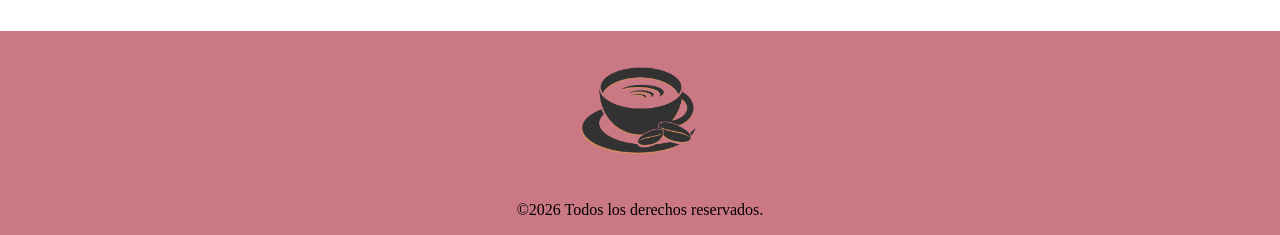
<file: nosotros.html>
<!DOCTYPE html>
<html lang="es">
<head>
    <meta charset="UTF-8">
    <meta name="viewport" content="width=device-width, initial-scale=1.0">
    <link rel="stylesheet" href="styles/inicio.css">
    <title>Nosotros</title>
</head>
<body>
    <header class="headerNav">
            <div class="logo">
                <img src="imagenes/logo-temporal.png" alt="Logo">
                <p>Cafe Aurora</p>
            </div>
            <nav>
                <ul class="botonVinculos">
                    <a href="index.html"> <li>Inicio</li> </a>
                    <a href="nosotros.html"> <li>Nosotros</li> </a> 
                    <a href="menu.html"> <li>Menú</li> </a>
                    <a href="galeria.html"> <li>Galeria</li></a>
                    <a href="promociones.html">Promociones</a>
                    <a href="contacto.html"> <li>Contacto</li> </a>
                    
                </ul>
            </nav>
    </header>
    <main class="contenido">
        <section class="quienesSomos">
            <svg xmlns="http://www.w3.org/2000/svg" width="80" height="80" fill="currentColor" class="bi bi-people-fill" viewBox="0 0 16 16">
                <path d="M7 14s-1 0-1-1 1-4 5-4 5 3 5 4-1 1-1 1zm4-6a3 3 0 1 0 0-6 3 3 0 0 0 0 6m-5.784 6A2.24 2.24 0 0 1 5 13c0-1.355.68-2.75 1.936-3.72A6.3 6.3 0 0 0 5 9c-4 0-5 3-5 4s1 1 1 1zM4.5 8a2.5 2.5 0 1 0 0-5 2.5 2.5 0 0 0 0 5"/>
            </svg>
            <h1>¿Quienes somos?</h1>
            <p>
            Lorem ipsum, dolor sit amet consectetur adipisicing elit. Corrupti magni provident maiores tenetur? Rem vero amet eaque iusto recusandae officiis obcaecati quae, nobis quos unde fugiat ducimus blanditiis perferendis quis.
            Inventore omnis qui aperiam esse nesciunt quia deserunt dicta ut rerum aliquid eligendi, porro sequi minus possimus. Perferendis deserunt eum fugiat officia, molestias iure et. Temporibus perspiciatis blanditiis maiores quam?
            Voluptatibus non amet architecto? Quaerat quos, at deserunt, explicabo repellendus ipsa culpa quidem hic blanditiis ut eaque tenetur cumque nam, nulla magnam! Ex necessitatibus quisquam temporibus recusandae odio saepe quaerat!
            </p>
        
            <h2>Conoce al equipo</h2>
            <div class="cards-personal-contenedor">
                <article class="card-personal">
                    <h3>Dalia Gonzales</h3>
                    <img src="imagenes/foto-perfil.webp" alt="" class="fotos-perfil">
                    <p>Lorem ipsum dolor, sit amet consectetur adipisicing elit. Tempore et, obcaecati blanditiis earum explicabo quam quia molestiae ratione. Asperiores doloremque dolore, perferendis unde ipsa quisquam voluptas a molestias nisi eligendi!</p>
                </article>
                <article class="card-personal">
                    <h3>Grace Ashcroft</h3>
                    <img src="imagenes/perfil2.jpeg" alt="" class="fotos-perfil">
                    <p>Lorem ipsum dolor sit amet, consectetur adipisicing elit. Molestiae rerum quibusdam omnis ex. Omnis minus tempora perferendis at labore nostrum, laborum esse, unde porro praesentium delectus officiis asperiores aspernatur iste!</p>
                </article>

                <article class="card-personal">
                    <h3>Rodrigo Leiva</h3>
                    <img src="imagenes/perfil3.jpg" alt="" class="fotos-perfil">
                    <p>Lorem ipsum dolor sit amet, consectetur adipisicing elit. Molestiae rerum quibusdam omnis ex. Omnis minus tempora perferendis at labore nostrum, laborum esse, unde porro praesentium delectus officiis asperiores aspernatur iste!</p>
                </article>

                <article class="card-personal">
                    <h3>Yorleny Fletes</h3>
                    <img src="imagenes/perfil4.webp" alt="" class="fotos-perfil">
                    <p>Lorem ipsum dolor sit amet, consectetur adipisicing elit. Molestiae rerum quibusdam omnis ex. Omnis minus tempora perferendis at labore nostrum, laborum esse, unde porro praesentium delectus officiis asperiores aspernatur iste!</p>
                </article>

                <article class="card-personal">
                    <h3>Jerald Rivas</h3>
                    <img src="imagenes/perfil5.webp" alt="" class="fotos-perfil">
                    <p>Lorem ipsum dolor sit amet, consectetur adipisicing elit. Molestiae rerum quibusdam omnis ex. Omnis minus tempora perferendis at labore nostrum, laborum esse, unde porro praesentium delectus officiis asperiores aspernatur iste!</p>
                </article>

                <article class="card-personal">
                    <h3>Walter White</h3>
                    <img src="imagenes/perfil6.jpg" alt="" class="fotos-perfil">
                    <p>Lorem ipsum dolor sit amet, consectetur adipisicing elit. Molestiae rerum quibusdam omnis ex. Omnis minus tempora perferendis at labore nostrum, laborum esse, unde porro praesentium delectus officiis asperiores aspernatur iste!</p>
                </article>
            </div>


        </section>
        
    </main>


    <footer class="footerIni">
        <figure class="logo-footer">
            <img src="imagenes/logo-temporal.png" alt="Logo">
        </figure>
        <p>©2026 Todos los derechos reservados.</p>
    </footer>
</body>
</html>
</file>
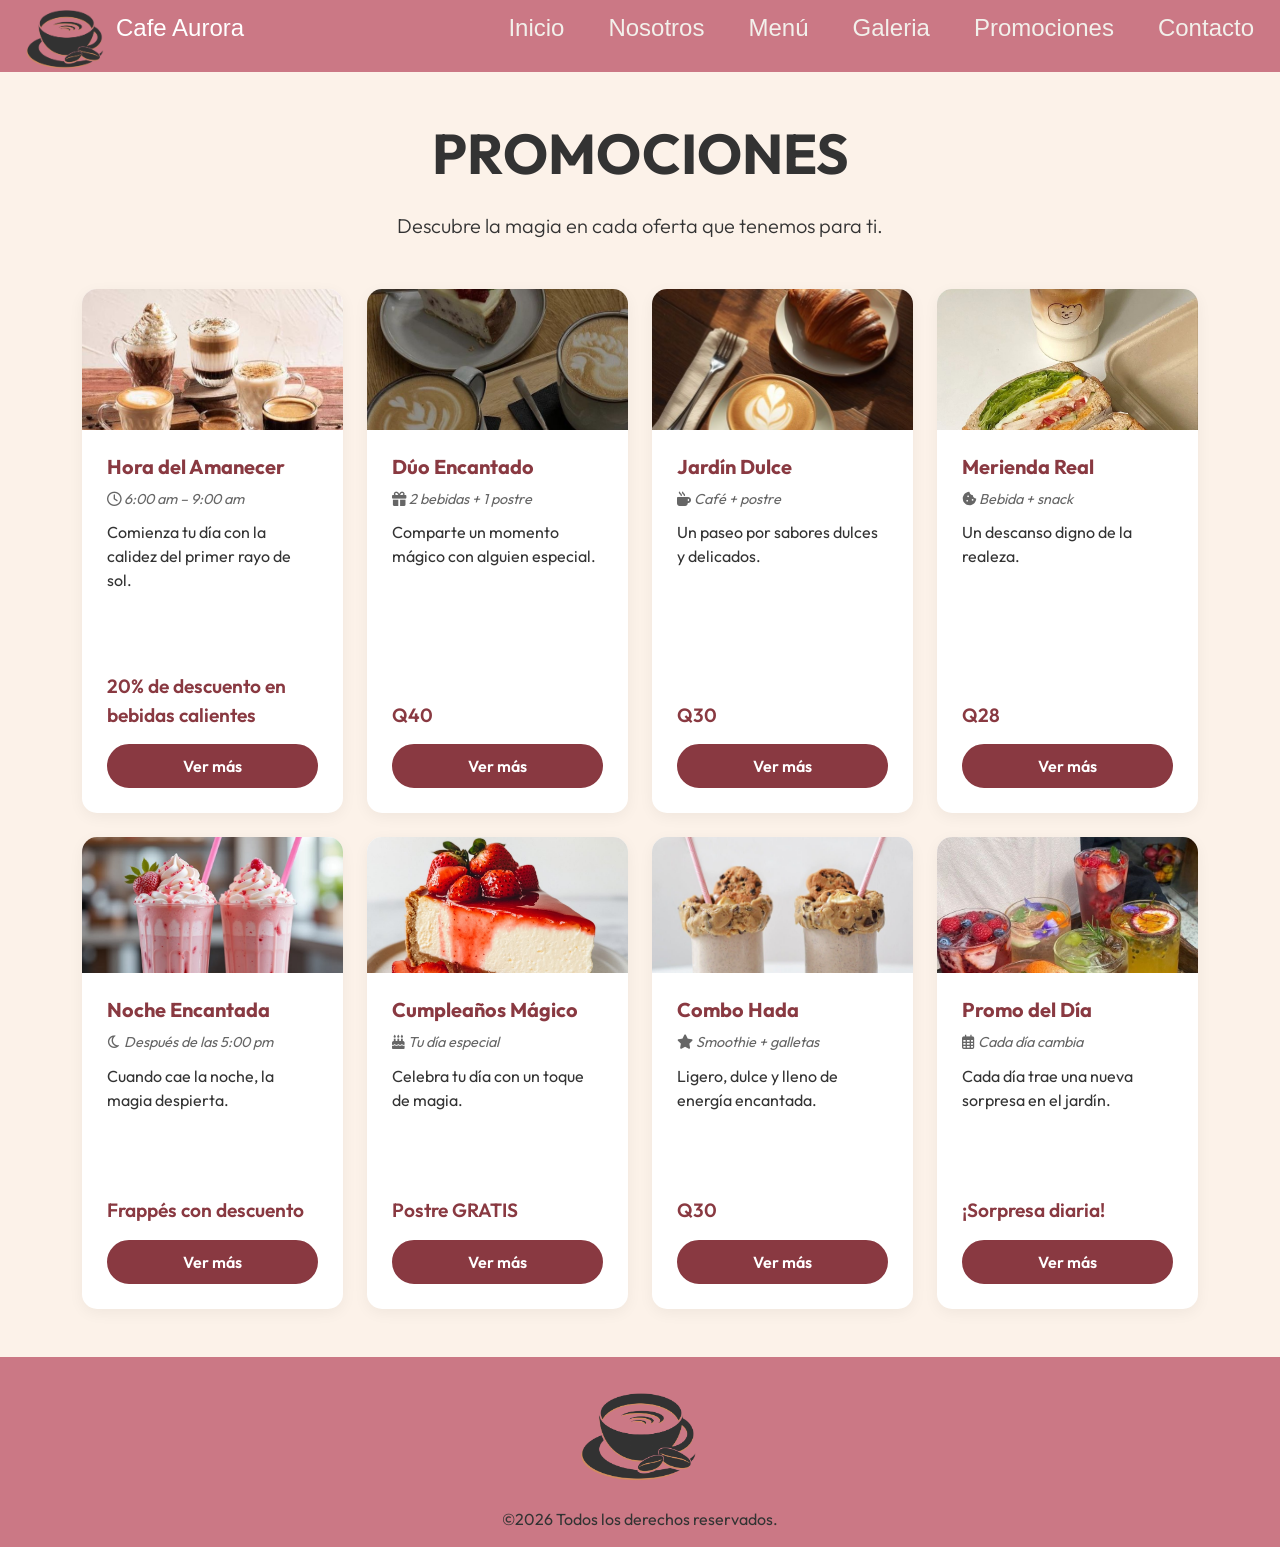
<file: promociones.html>
<!DOCTYPE html>
<html lang="es">

<head>
    <meta charset="UTF-8">
    <meta name="viewport" content="width=device-width, initial-scale=1.0">
    <title>Promociones - Café Aurora</title>
    <link rel="stylesheet" href="css/bootstrap.min.css">
    <link rel="stylesheet" href="https://cdnjs.cloudflare.com/ajax/libs/font-awesome/6.0.0/css/all.min.css">
    <link rel="stylesheet" href="styles/menu-promociones.css">
    <link rel="stylesheet" href="styles/inicio.css">
</head>

<body>
    <header class="headerNav">
            <div class="logo">
                <img src="imagenes/logo-temporal.png" alt="Logo">
                <p>Cafe Aurora</p>
            </div>
            <nav>
                <ul class="botonVinculos">
                    <a href="index.html"> <li>Inicio</li> </a>
                    <a href="nosotros.html"> <li>Nosotros</li> </a> 
                    <a href="menu.html"> <li>Menú</li> </a>
                    <a href="galeria.html"> <li>Galeria</li></a>
                    <a href="promociones.html">Promociones</a>
                    <a href="contacto.html"> <li>Contacto</li> </a>
                    
                </ul>
            </nav>
    </header>

    <main class="container my-5">
        <div class="text-center">
            <h1 class="display-4 fw-bold mb-4">PROMOCIONES</h1>
            <p class="lead mb-5">Descubre la magia en cada oferta que tenemos para ti.</p>
        </div>

        <div class="row g-4">
            <div class="col-12 col-md-6 col-lg-4 col-xl-3">
                <div class="card promo-card">
                    <div class="promo-img-wrapper">
                        <img src="imagenes/promo1.jpg" alt="Hora del Amanecer" class="promo-img">
                    </div>
                    <div class="promo-card-body">
                        <h3 class="promo-title">Hora del Amanecer</h3>
                        <div class="promo-schedule"><i class="far fa-clock"></i> 6:00 am – 9:00 am</div>
                        <p class="promo-desc">Comienza tu día con la calidez del primer rayo de sol.</p>
                        <div class="promo-price">20% de descuento en bebidas calientes</div>
                        <a href="#" class="btn btn-promo">Ver más</a>
                    </div>
                </div>
            </div>
            <div class="col-12 col-md-6 col-lg-4 col-xl-3">
                <div class="card promo-card">
                    <div class="promo-img-wrapper">
                        <img src="imagenes/promo2.jpg" alt="Dúo Encantado" class="promo-img">
                    </div>
                    <div class="promo-card-body">
                        <h3 class="promo-title">Dúo Encantado</h3>
                        <div class="promo-schedule"><i class="fas fa-gift"></i> 2 bebidas + 1 postre</div>
                        <p class="promo-desc">Comparte un momento mágico con alguien especial.</p>
                        <div class="promo-price">Q40</div>
                        <a href="#" class="btn btn-promo">Ver más</a>
                    </div>
                </div>
            </div>

            <div class="col-12 col-md-6 col-lg-4 col-xl-3">
                <div class="card promo-card">
                    <div class="promo-img-wrapper">
                        <img src="imagenes/promo3.jpg" alt="Jardín Dulce" class="promo-img">
                    </div>
                    <div class="promo-card-body">
                        <h3 class="promo-title">Jardín Dulce</h3>
                        <div class="promo-schedule"><i class="fas fa-mug-hot"></i> Café + postre</div>
                        <p class="promo-desc">Un paseo por sabores dulces y delicados.</p>
                        <div class="promo-price">Q30</div>
                        <a href="#" class="btn btn-promo">Ver más</a>
                    </div>
                </div>
            </div>
            <div class="col-12 col-md-6 col-lg-4 col-xl-3">
                <div class="card promo-card">
                    <div class="promo-img-wrapper">
                        <img src="imagenes/promo4.jpg" alt="Merienda Real" class="promo-img">
                    </div>
                    <div class="promo-card-body">
                        <h3 class="promo-title">Merienda Real</h3>
                        <div class="promo-schedule"><i class="fas fa-cookie-bite"></i> Bebida + snack</div>
                        <p class="promo-desc">Un descanso digno de la realeza.</p>
                        <div class="promo-price">Q28</div>
                        <a href="#" class="btn btn-promo">Ver más</a>
                    </div>
                </div>
            </div>
            <div class="col-12 col-md-6 col-lg-4 col-xl-3">
                <div class="card promo-card">
                    <div class="promo-img-wrapper">
                        <img src="imagenes/promo5.jpg" alt="Noche Encantada" class="promo-img">
                    </div>
                    <div class="promo-card-body">
                        <h3 class="promo-title">Noche Encantada</h3>
                        <div class="promo-schedule"><i class="far fa-moon"></i> Después de las 5:00 pm</div>
                        <p class="promo-desc">Cuando cae la noche, la magia despierta.</p>
                        <div class="promo-price">Frappés con descuento</div>
                        <a href="#" class="btn btn-promo">Ver más</a>
                    </div>
                </div>
            </div>
            <div class="col-12 col-md-6 col-lg-4 col-xl-3">
                <div class="card promo-card">
                    <div class="promo-img-wrapper">
                        <img src="imagenes/promo6.jpg" alt="Cumpleaños Mágico" class="promo-img">
                    </div>
                    <div class="promo-card-body">
                        <h3 class="promo-title">Cumpleaños Mágico</h3>
                        <div class="promo-schedule"><i class="fas fa-birthday-cake"></i> Tu día especial</div>
                        <p class="promo-desc">Celebra tu día con un toque de magia.</p>
                        <div class="promo-price">Postre GRATIS</div>
                        <a href="#" class="btn btn-promo">Ver más</a>
                    </div>
                </div>
            </div>
            <div class="col-12 col-md-6 col-lg-4 col-xl-3">
                <div class="card promo-card">
                    <div class="promo-img-wrapper">
                        <img src="imagenes/promo7.jpg" alt="Combo Hada" class="promo-img">
                    </div>
                    <div class="promo-card-body">
                        <h3 class="promo-title">Combo Hada</h3>
                        <div class="promo-schedule"><i class="fas fa-star"></i> Smoothie + galletas</div>
                        <p class="promo-desc">Ligero, dulce y lleno de energía encantada.</p>
                        <div class="promo-price">Q30</div>
                        <a href="#" class="btn btn-promo">Ver más</a>
                    </div>
                </div>
            </div>
            <div class="col-12 col-md-6 col-lg-4 col-xl-3">
                <div class="card promo-card">
                    <div class="promo-img-wrapper">
                        <img src="imagenes/promo8.jpg" alt="Promo del Día" class="promo-img">
                    </div>
                    <div class="promo-card-body">
                        <h3 class="promo-title">Promo del Día</h3>
                        <div class="promo-schedule"><i class="far fa-calendar-alt"></i> Cada día cambia</div>
                        <p class="promo-desc">Cada día trae una nueva sorpresa en el jardín.</p>
                        <div class="promo-price">¡Sorpresa diaria!</div>
                        <a href="#" class="btn btn-promo">Ver más</a>
                    </div>
                </div>
            </div>
        </div>
    </main>

    <footer class="footerIni">
        <figure class="logo-footer">
            <img src="imagenes/logo-temporal.png" alt="Logo">
        </figure>
        <p>©2026 Todos los derechos reservados.</p>
    </footer>

    <script src="js/bootstrap.bundle.min.js"></script>
    <script src="js/jquery-4.0.0.min.js"></script>
</body>

</html>
</file>
<file: styles/inicio.css>
main{
    margin: 10px;
}
body{
    margin: 0;
}
.logo{
    font-family: Arial, Helvetica, sans-serif;
    margin-left: 1.0rem;
    display: flex;
    flex-direction: row;
    align-items: center;
}
.logo p{
    font-family: Arial, Helvetica, sans-serif;
    color: white;
    font-size: 1.5rem;
}
.logo img{
    width: 100px;
    object-fit: cover;
}
.headerNav{
    max-height: 4.5rem;
    width: 100%;
    margin: 0;
    background-color: #CB7885;
    display: flex;
    justify-content: space-between;
    align-items: center;
    align-content: center;
    overflow: hidden;
    
}
.botonVinculos{
    margin-right: 1.0rem;
    list-style-type: none;
    display: flex;
    flex-direction: row;
    justify-content: space-around;
    align-content: center;
    gap: 1.5rem;
}

.botonVinculos a{
    padding: 10px;
    max-height: 100%;
    color: #F2F0EB;
    text-decoration: none;
    font-size: 1.5rem;
    font-family: 'Lucida Sans', 'Lucida Sans Regular', 'Lucida Grande', 'Lucida Sans Unicode', Geneva, Verdana, sans-serif;
}
.botonVinculos a:hover{
    background-color: #893941;
    border-radius: 8px;

}

.footerIni{
    background-color: #CB7885;
    display: flex;
    flex-direction: column;
    align-items: center;
    overflow: hidden;

}
.footerIni h2{
    font-family: Arial, Helvetica, sans-serif;
    
}
.logo-footer{
    padding: 10x;
    width: 150px;
    margin: 0;
}
.logo-footer img{
    width: 100%;
}




.header-main{
    overflow: hidden;
    width: 100%;
    display: flex;
    flex-direction: row;
    border-radius: 20px 20px 0px 0px;
}
.banner-cafe{
    display: block;
    object-fit: cover;
    max-height: 450px;
    width: 80%;
    padding: 0%;
}
.box-imagen{
    display: block;
    width: 20%;
    object-fit: cover;
}


.title-main{
    display: flex;
    justify-content: center;
    background-color: #D4D994;
    font-family: Arial, Helvetica, sans-serif;
    text-align: center;
    border-radius: 0px 0px 20px 20px;
}

.content-main{
    margin-top: 20px;
    /*/ background-color: #cb788488; /*/
    border-radius: 20px;

}

.logros-main{
    display: grid;
    grid-template-columns: 1fr 1fr 1fr;
    padding: 10px;
    justify-items: center;
    gap: 10px;
}

.reconocimiento{
    text-align: center;
    color: #F2F0EB;
    display: flex;
    flex-direction: column;
    align-items: center;
    background-color: #CB7885;
    max-width: 400px;
    max-height: auto;
    padding: 10px;
    border: 3px white solid;
    border-radius: 20px;
}

.calidad-cafe{
    text-align: center;
    color: #F2F0EB;
    display: flex;
    flex-direction: column;
    align-items: center;
    background-color: #893941;
    max-width: 400px;
    max-height: auto;
    padding: 10px;
    border: 3px white solid;
    border-radius: 20px;
}


.tiendas{
    text-align: center;
    max-height: aut;
    color: #F2F0EB;
    display: flex;
    flex-direction: column;
    align-items: center;
    background-color: #CB7885;
    max-width: 400px;
    padding: 10px;
    border: 3px white solid;
    border-radius: 20px;
}






/* PAGINA QUIENES SOMOS */
.contenido{
    display: flex;
    justify-content: center;
    position: relative;
    overflow: hidden;
    padding: 40px 0;
    border-radius: 25px;
}

.contenido::before {
    content: "";
    position: absolute;
    top: 0;
    left: 0;
    right: 0;
    bottom: 0;
    background-image: url(https://wallpaperbat.com/img/182513217-how-to-store-coffee-beans-the-right-way-appetit-bon-appetit.jpg);
    background-position: center;
    background-size: cover;
    background-repeat: no-repeat;
    filter: blur(8px);
    z-index: -1;
    transform: scale(1.1); 
}

.quienesSomos{
    position: relative;
    background-color: #F2F0EB;
    width: 50%;
    display: flex;
    flex-direction: column;
    align-items: center;
    text-align: center;
    padding: 50px;
    border-radius: 15px;
    font-family: Arial, Helvetica, sans-serif

}
.cards-personal-contenedor{
    display: grid;
    grid-template-columns: 1fr 1fr 1fr ;
    gap: 20px;
    justify-items: center;
;
}
.card-personal{
    display: flex;
    flex-direction: column;
    max-width: 80%;
    text-align: center;
}
.fotos-perfil{
    aspect-ratio: 1/1;
    object-fit: cover;
    display: block;
    width: 100%;
    border-radius: 70px;
}




@media (max-width: 980px){
    .logo{
        display: none;
    }
    .headerNav{
        justify-content: center;
    }
    .cards-personal-contenedor{
        grid-template-columns: 1fr 1fr;
    }





}





@media (max-width: 870px){
    .logros-main{
        grid-template-columns: 1fr 1fr;
    }
    .botonVinculos{
        flex-wrap: wrap;
    }
    .headerNav{
        max-height: 800px;
    }
}

@media (max-width: 580px){
    .logros-main{
        grid-template-columns: 1fr;
        justify-items: center;
        align-self: center;
        align-items: center;
    }
    .cards-personal-contenedor{
        grid-template-columns: 1fr;
    }
    .box-imagen{
        display: none;
        
    }
    .banner-cafe{
        width: 100%;
    }


}
</file>
<file: styles/menu-promociones.css>
@import url('https://fonts.googleapis.com/css2?family=Outfit:wght@300;400;600;700&display=swap');

:root {
    --aurora-maroon: #893941;
    --aurora-cream: #FCF2E9;
    --aurora-white: #ffffff;
    --aurora-text: #333333;
}

body {
    font-family: 'Outfit', sans-serif;
    background-color: var(--aurora-cream);
    color: var(--aurora-text);
    margin: 0;
    padding: 0;
}

.header-bg {
    background-color: var(--aurora-maroon);
    padding: 10px 0;
    box-shadow: 0 4px 10px rgba(0, 0, 0, 0.1);
}

.logo-cafe {
    height: 80px;
    /* Tamaño mediano */
    width: auto;
    transition: transform 0.3s ease;
}

.logo-cafe:hover {
    transform: scale(1.05);
}

.navbar {
    padding: 0.5rem 1rem;
}

.navbar-toggler {
    border: none;
    padding: 0;
}

.navbar-toggler:focus {
    box-shadow: none;
}

.navbar-toggler-icon {
    background-image: url("data:image/svg+xml,%3csvg xmlns='http://www.w3.org/2000/svg' viewBox='0 0 30 30'%3e%3cpath stroke='rgba%28255, 255, 255, 1%29' stroke-linecap='round' stroke-miterlimit='10' stroke-width='2' d='M4 7h22M4 15h22M4 23h22'/%3e%3c/svg%3e");
}

.nav-link {
    color: var(--aurora-white) !important;
    font-weight: 500;
    font-size: 1.1rem;
    margin: 0 10px;
    position: relative;
    transition: color 0.3s ease;
}

.nav-link::after {
    content: '';
    position: absolute;
    width: 0;
    height: 2px;
    bottom: 0;
    left: 0;
    background-color: var(--aurora-white);
    transition: width 0.3s ease;
}

.nav-link:hover::after {
    width: 100%;
}

.nav-link.active {
    font-weight: 700;
}

.brand-title {
    font-size: 1.8rem;
    font-weight: 700;
    color: var(--aurora-white);
    margin: 0;
}

/* Footer Styles */
.footer-aurora {
    background-color: var(--aurora-maroon);
    color: var(--aurora-white);
    padding: 40px 0 20px;
    margin-top: 50px;
}

.footer-logo {
    height: 100px;
    width: auto;
    margin-bottom: 15px;
}

.footer-content {
    text-align: center;
}

.social-links a {
    color: var(--aurora-white);
    font-size: 1.5rem;
    margin: 0 10px;
    transition: opacity 0.3s ease;
}

.social-links a:hover {
    opacity: 0.8;
}

.copyright {
    margin-top: 20px;
    font-size: 0.9rem;
    opacity: 0.7;
}

/* Accordion Styles */
.accordion-item {
    border: none;
    margin-bottom: 15px;
    border-radius: 15px !important;
    overflow: hidden;
    box-shadow: 0 4px 15px rgba(0, 0, 0, 0.05);
}

.accordion-button {
    background-color: var(--aurora-white);
    color: var(--aurora-maroon);
    font-weight: 600;
    font-size: 1.1rem;
    padding: 20px;
    transition: all 0.3s ease;
}

.accordion-button:not(.collapsed) {
    background-color: var(--aurora-maroon);
    color: var(--aurora-white);
    box-shadow: none;
}

.accordion-button:focus {
    box-shadow: none;
    border-color: var(--aurora-maroon);
}

.accordion-button::after {
    filter: sepia(100%) saturate(200%) hue-rotate(-50deg);
}

.accordion-button:not(.collapsed)::after {
    filter: brightness(0) invert(1);
}

.accordion-body {
    background-color: #fffaf5;
    padding: 25px;
}

.menu-item-img {
    border-radius: 12px;
    box-shadow: 0 4px 8px rgba(0, 0, 0, 0.1);
}

.price-tag {
    background-color: var(--aurora-maroon);
    color: var(--aurora-white);
    padding: 4px 12px;
    border-radius: 20px;
    font-size: 0.9rem;
    margin-left: 10px;
}

.accordion-button:not(.collapsed) .price-tag {
    background-color: var(--aurora-white);
    color: var(--aurora-maroon);
}

.justify-text {
    text-align: justify;
}

/* Card Styles for Promociones */
.promo-card {
    background-color: var(--aurora-white);
    border: none;
    border-radius: 15px;
    overflow: hidden;
    box-shadow: 0 4px 15px rgba(0, 0, 0, 0.05);
    transition: transform 0.3s ease, box-shadow 0.3s ease;
    height: 100%;
}

.promo-card:hover {
    transform: translateY(-5px);
    box-shadow: 0 8px 25px rgba(0, 0, 0, 0.1);
}

.promo-img-wrapper {
    overflow: hidden;
}

.promo-img {
    width: 100%;
    height: 200px;
    object-fit: cover;
    transition: transform 0.3s ease;
}

.promo-card:hover .promo-img {
    transform: scale(1.05);
}

.promo-card-body {
    padding: 25px;
    display: flex;
    flex-direction: column;
    height: 100%;
}

.promo-title {
    color: var(--aurora-maroon);
    font-weight: 700;
    font-size: 1.25rem;
    margin-bottom: 10px;
}

.promo-schedule {
    font-size: 0.9rem;
    color: #666;
    margin-bottom: 10px;
    font-style: italic;
}

.promo-desc {
    color: var(--aurora-text);
    margin-bottom: 20px;
    flex-grow: 1;
}

.promo-price {
    font-weight: 600;
    font-size: 1.2rem;
    color: var(--aurora-maroon);
    margin-bottom: 15px;
}

.btn-promo {
    background-color: var(--aurora-maroon);
    color: var(--aurora-white);
    border: 2px solid var(--aurora-maroon);
    border-radius: 25px;
    padding: 8px 20px;
    font-weight: 600;
    transition: all 0.3s ease;
    text-align: center;
    text-decoration: none;
    display: inline-block;
    width: 100%;
}

.btn-promo:hover {
    background-color: var(--aurora-white);
    color: var(--aurora-maroon);
}
</file>
